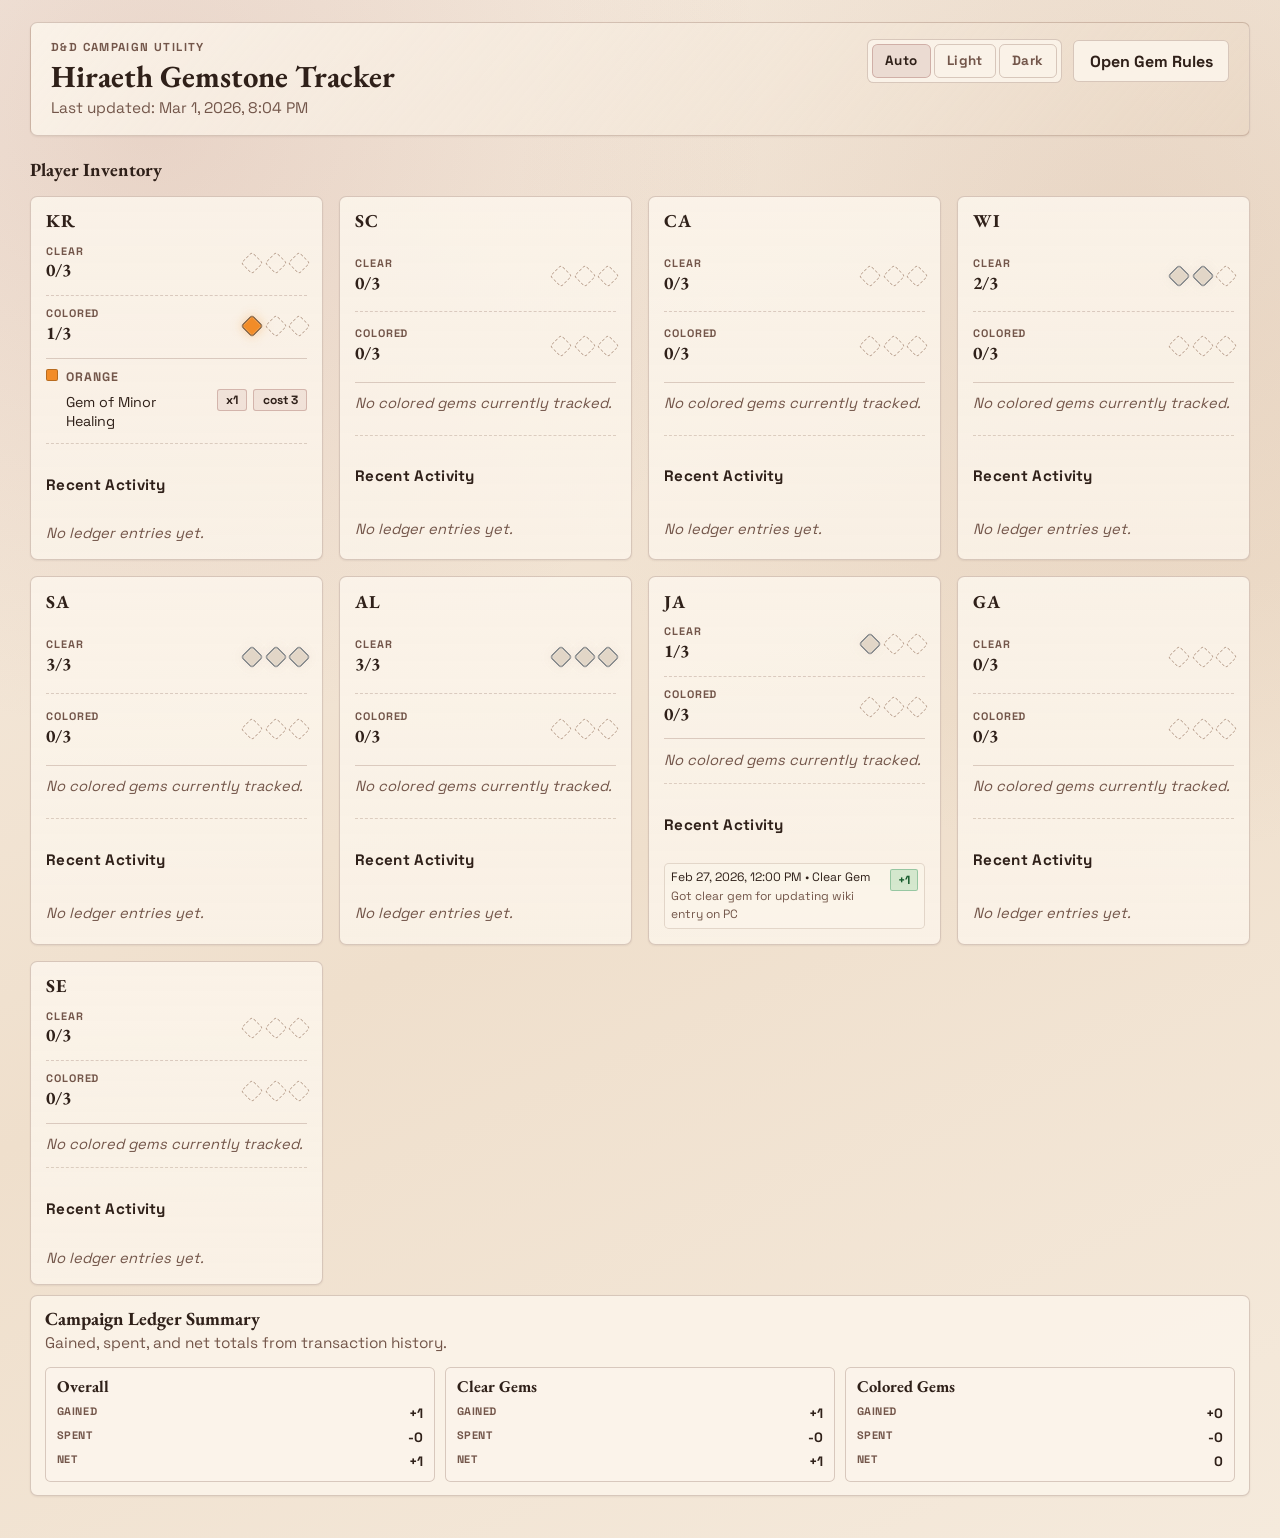
<file: index.html>
<!doctype html>
<html lang="en" data-mode="light">
  <head>
    <meta charset="utf-8">
    <meta name="viewport" content="width=device-width, initial-scale=1">
    <title>Gemstone Tracker</title>
    <link rel="preconnect" href="https://fonts.googleapis.com">
    <link rel="preconnect" href="https://fonts.gstatic.com" crossorigin>
    <link href="https://fonts.googleapis.com/css2?family=EB+Garamond:wght@500;600;700&family=Space+Grotesk:wght@400;500;700&display=swap" rel="stylesheet">
    <link rel="stylesheet" href="./assets/css/base.css">
    <link rel="stylesheet" href="./assets/css/themes.css">
  </head>
  <body data-page="tracker">
    <div class="page-shell tracker-shell">
      <header class="site-header">
        <div>
          <p class="eyebrow">D&D Campaign Utility</p>
          <h1 id="campaign-name">Gemstone Tracker</h1>
          <p class="subhead">
            Last updated:
            <time id="updated-at" datetime="">-</time>
          </p>
        </div>
        <div class="header-actions">
          <div id="color-mode-control" class="mode-toggle" role="group" aria-label="Color mode">
            <button type="button" class="mode-button" data-mode="auto" aria-pressed="true">Auto</button>
            <button type="button" class="mode-button" data-mode="light" aria-pressed="false">Light</button>
            <button type="button" class="mode-button" data-mode="dark" aria-pressed="false">Dark</button>
          </div>
          <a class="btn-link" href="./rules.html">Open Gem Rules</a>
        </div>
      </header>

      <section id="global-error" class="panel panel-error hidden" role="alert" aria-live="assertive">
        <h2>Data Load Error</h2>
        <p id="global-error-message"></p>
      </section>

      <section id="global-issues" class="panel panel-warning hidden" aria-live="polite">
        <h2>Data Warnings</h2>
        <ul id="global-issues-list"></ul>
      </section>

      <main>
        <section>
          <div class="section-header">
            <h2>Player Inventory</h2>
          </div>
          <div id="player-grid" class="player-grid" aria-live="polite"></div>
        </section>
        <section id="history-summary"></section>
      </main>
    </div>

    <script type="module" src="./assets/js/app.js"></script>
  </body>
</html>
</file>
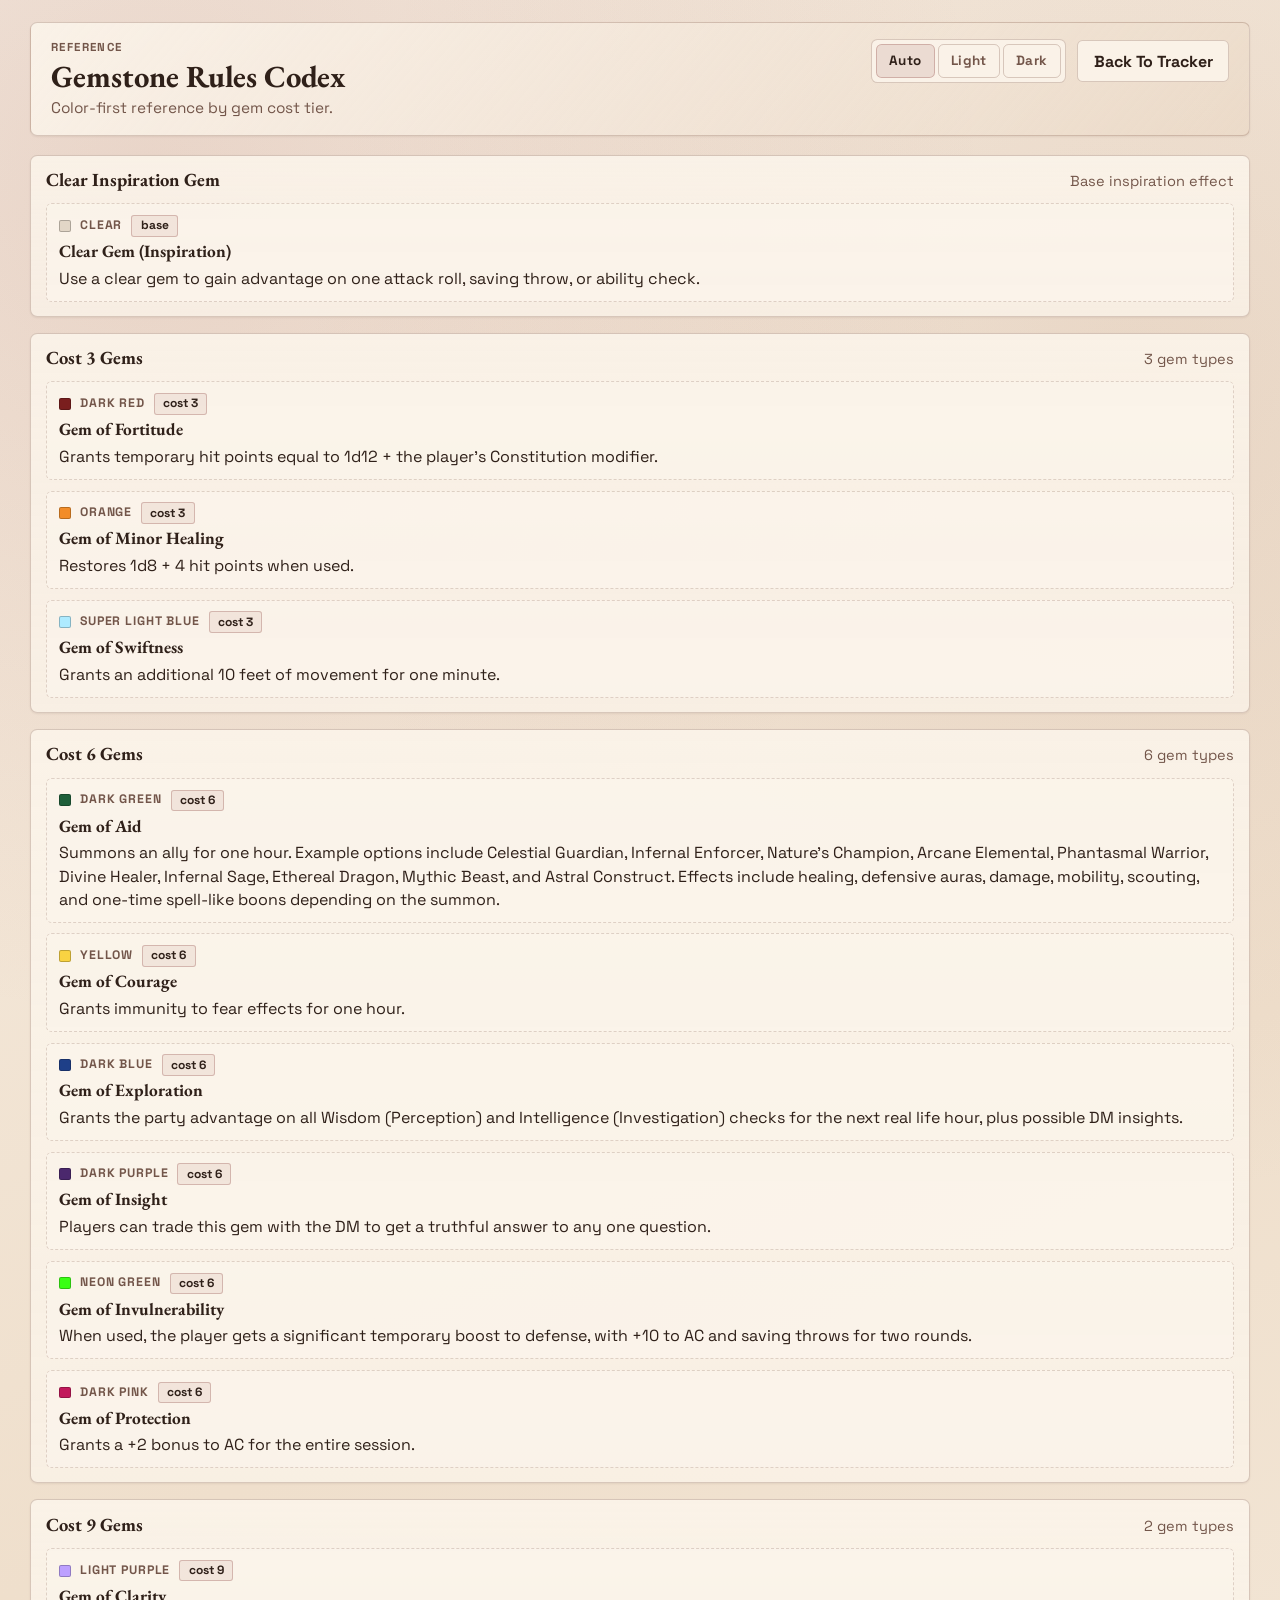
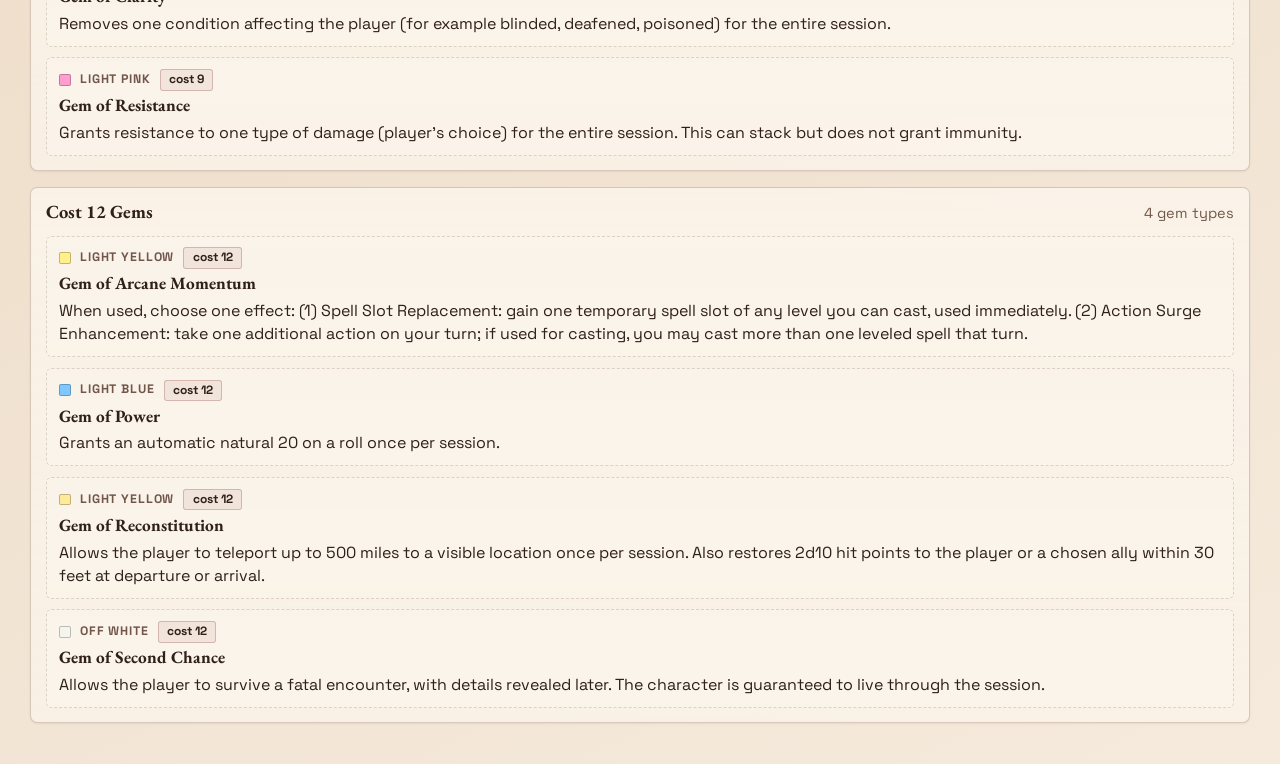
<file: rules.html>
<!doctype html>
<html lang="en" data-mode="light">
  <head>
    <meta charset="utf-8">
    <meta name="viewport" content="width=device-width, initial-scale=1">
    <title>Gemstone Rules</title>
    <link rel="preconnect" href="https://fonts.googleapis.com">
    <link rel="preconnect" href="https://fonts.gstatic.com" crossorigin>
    <link href="https://fonts.googleapis.com/css2?family=EB+Garamond:wght@500;600;700&family=Space+Grotesk:wght@400;500;700&display=swap" rel="stylesheet">
    <link rel="stylesheet" href="./assets/css/base.css">
    <link rel="stylesheet" href="./assets/css/themes.css">
  </head>
  <body data-page="rules">
    <div class="page-shell rules-shell">
      <header class="site-header">
        <div>
          <p class="eyebrow">Reference</p>
          <h1>Gemstone Rules Codex</h1>
          <p class="subhead">Color-first reference by gem cost tier.</p>
        </div>
        <div class="header-actions">
          <div id="color-mode-control" class="mode-toggle" role="group" aria-label="Color mode">
            <button type="button" class="mode-button" data-mode="auto" aria-pressed="true">Auto</button>
            <button type="button" class="mode-button" data-mode="light" aria-pressed="false">Light</button>
            <button type="button" class="mode-button" data-mode="dark" aria-pressed="false">Dark</button>
          </div>
          <a class="btn-link" href="./index.html">Back To Tracker</a>
        </div>
      </header>

      <section id="global-error" class="panel panel-error hidden" role="alert" aria-live="assertive">
        <h2>Data Load Error</h2>
        <p id="global-error-message"></p>
      </section>

      <section id="global-issues" class="panel panel-warning hidden" aria-live="polite">
        <h2>Data Warnings</h2>
        <ul id="global-issues-list"></ul>
      </section>

      <main>
        <section id="rules-groups" class="rules-groups" aria-live="polite"></section>
      </main>
    </div>

    <script type="module" src="./assets/js/app.js"></script>
  </body>
</html>
</file>
<file: assets/css/base.css>
:root {
  --bg-main: #e9f2ff;
  --bg-accent: #dbe8ff;
  --bg-elev: #f7fbff;
  --bg-card: rgba(247, 252, 255, 0.86);
  --text-main: #0e2238;
  --text-muted: #4d6581;
  --border-soft: rgba(24, 66, 108, 0.2);
  --border-strong: rgba(11, 35, 62, 0.35);
  --accent-main: #2385d2;
  --accent-strong: #1462a2;
  --accent-soft: rgba(35, 133, 210, 0.2);
  --warning-bg: #fff2d5;
  --warning-text: #6d4602;
  --error-bg: #ffe3e8;
  --error-text: #7d1d2b;
  --clear-gem: #cfe9ff;
  --clear-gem-border: #7da7cd;
  --badge-bg: rgba(17, 78, 130, 0.1);
  --badge-border: rgba(17, 78, 130, 0.26);
  --tooltip-bg: #10253d;
  --tooltip-text: #eef6ff;
  --tooltip-border: rgba(181, 224, 255, 0.38);
  --shadow-soft: 0 1px 3px rgba(41, 24, 20, 0.06);
  --shadow-card: 0 1px 2px rgba(41, 24, 20, 0.05);
  --header-font: "EB Garamond", serif;
  --body-font: "Space Grotesk", sans-serif;
  --display-font: "EB Garamond", serif;
  --control-flat-bg: color-mix(in srgb, var(--bg-elev) 92%, transparent);
  --control-flat-hover: color-mix(in srgb, var(--accent-soft) 45%, var(--bg-elev));
  --control-flat-active: color-mix(in srgb, var(--accent-soft) 65%, var(--bg-elev));
}

* {
  box-sizing: border-box;
}

html,
body {
  margin: 0;
  padding: 0;
  min-height: 100%;
}

body {
  font-family: var(--body-font);
  color: var(--text-main);
  background: var(--bg-main);
  line-height: 1.45;
}

a {
  color: inherit;
}

.page-shell {
  width: min(1220px, calc(100% - 2.2rem));
  margin: 1.4rem auto 2.6rem;
  display: grid;
  gap: 1.15rem;
}

.site-header {
  display: flex;
  justify-content: space-between;
  align-items: flex-start;
  gap: 1rem 2rem;
  padding: 1rem 1.25rem;
  background: linear-gradient(130deg, color-mix(in srgb, var(--bg-elev) 90%, transparent), color-mix(in srgb, var(--bg-accent) 36%, transparent));
  border: 1px solid var(--border-soft);
  border-radius: 0.45rem;
  box-shadow: var(--shadow-soft);
}

.eyebrow {
  margin: 0;
  text-transform: uppercase;
  letter-spacing: 0.12em;
  font-weight: 700;
  font-size: 0.72rem;
  color: var(--text-muted);
}

h1,
h2,
h3 {
  margin: 0;
  font-family: var(--header-font);
  line-height: 1.12;
}

h1 {
  font-size: clamp(1.5rem, 2.4vw, 2.3rem);
  margin: 0.2rem 0;
}

h2 {
  font-size: clamp(1.1rem, 1.45vw, 1.45rem);
}

.subhead {
  margin: 0;
  color: var(--text-muted);
  font-size: 0.96rem;
}

.header-actions {
  display: flex;
  align-items: center;
  gap: 0.72rem;
  flex-wrap: wrap;
}

.mode-toggle {
  display: inline-flex;
  align-items: center;
  gap: 0.18rem;
  padding: 0.25rem;
  border-radius: 0.4rem;
  border: 1px solid var(--border-soft);
  background: var(--control-flat-bg);
}

.mode-button {
  border: 1px solid var(--border-soft);
  border-radius: 0.35rem;
  padding: 0.38rem 0.78rem;
  color: var(--text-muted);
  background: transparent;
  font: inherit;
  font-size: 0.84rem;
  font-weight: 700;
  letter-spacing: 0.02em;
  cursor: pointer;
  transition: background 150ms ease, color 150ms ease, border-color 150ms ease;
}

.mode-button:hover {
  color: var(--text-main);
  border-color: color-mix(in srgb, var(--accent-main) 34%, transparent);
  background: var(--control-flat-hover);
}

.mode-button[aria-pressed="true"] {
  color: var(--text-main);
  border-color: var(--badge-border);
  background: var(--control-flat-active);
}

.mode-button:focus-visible,
.btn-link:focus-visible,
[data-tooltip]:focus-visible {
  outline: 2px solid color-mix(in srgb, var(--accent-main) 65%, transparent);
  outline-offset: 2px;
}

.btn-link {
  display: inline-flex;
  align-items: center;
  justify-content: center;
  gap: 0.32rem;
  border: 1px solid var(--border-soft);
  border-radius: 0.35rem;
  padding: 0.52rem 0.96rem;
  text-decoration: none;
  font-weight: 700;
  background: var(--control-flat-bg);
  transition: background 150ms ease, border-color 150ms ease, color 150ms ease;
}

.btn-link:hover {
  border-color: color-mix(in srgb, var(--accent-main) 42%, transparent);
  background: var(--control-flat-hover);
}

.section-header {
  margin: 0.34rem 0 0.95rem;
  display: flex;
  justify-content: space-between;
  gap: 0.8rem;
  flex-wrap: wrap;
  align-items: baseline;
}

.section-header p {
  margin: 0;
  color: var(--text-muted);
}

.section-header code {
  font-size: 0.88rem;
}

.panel {
  border-radius: 0.4rem;
  border: 1px solid;
  padding: 0.78rem 0.95rem;
}

.panel h2 {
  font-size: 0.96rem;
  margin-bottom: 0.35rem;
}

.panel ul {
  margin: 0;
  padding-left: 1.18rem;
}

.panel-warning {
  background: var(--warning-bg);
  color: var(--warning-text);
  border-color: color-mix(in srgb, var(--warning-text) 32%, transparent);
}

.panel-error {
  background: var(--error-bg);
  color: var(--error-text);
  border-color: color-mix(in srgb, var(--error-text) 35%, transparent);
}

.hidden {
  display: none;
}

.player-grid {
  display: grid;
  grid-template-columns: repeat(auto-fit, minmax(270px, 1fr));
  gap: 1rem;
}

.player-card {
  position: relative;
  padding: 0.9rem 0.95rem 0.95rem;
  border: 1px solid var(--border-soft);
  border-radius: 0.45rem;
  background: linear-gradient(180deg, color-mix(in srgb, var(--bg-card) 96%, transparent), color-mix(in srgb, var(--bg-elev) 82%, transparent));
  box-shadow: var(--shadow-card);
  display: grid;
  gap: 0.74rem;
  overflow: visible;
}

.player-card h3 {
  font-size: 1.14rem;
  letter-spacing: 0.02em;
  text-transform: uppercase;
}

.player-row {
  display: flex;
  align-items: center;
  justify-content: space-between;
  gap: 0.8rem;
}

.player-row + .player-row {
  border-top: 1px dashed color-mix(in srgb, var(--border-soft) 90%, transparent);
  padding-top: 0.62rem;
}

.label-block {
  min-width: 74px;
}

.label-title {
  display: block;
  text-transform: uppercase;
  letter-spacing: 0.08em;
  font-size: 0.68rem;
  font-weight: 700;
  color: var(--text-muted);
}

.label-value {
  display: block;
  font-family: var(--display-font);
  font-size: 1.12rem;
  font-weight: 700;
  margin-top: -0.12rem;
}

.diamond-track {
  display: inline-flex;
  gap: 0.45rem;
  align-items: center;
  flex-wrap: wrap;
}

.diamond {
  --size: 16px;
  width: var(--size);
  height: var(--size);
  display: inline-block;
  border-radius: 3px;
  transform: rotate(45deg);
  background: var(--gem-color, #d0d0d0);
  border: 1px solid color-mix(in srgb, var(--gem-color, #d0d0d0) 34%, #0f2339);
  box-shadow: 0 0 0 1px rgba(255, 255, 255, 0.16) inset;
}

.diamond.filled {
  filter: drop-shadow(0 0 6px color-mix(in srgb, var(--gem-color, #fff) 38%, transparent));
}

.diamond.empty {
  background: transparent;
  border-style: dashed;
  border-color: var(--clear-gem-border);
  opacity: 0.7;
}

.overflow-badge,
.count-badge,
.warning-badge {
  display: inline-flex;
  align-items: center;
  justify-content: center;
  border-radius: 0.18rem;
  padding: 0.14rem 0.52rem;
  font-size: 0.75rem;
  line-height: 1.26;
  font-weight: 700;
}

.badge-rail {
  display: flex;
  gap: 0.36rem;
  flex-wrap: wrap;
  justify-content: flex-end;
  flex-shrink: 0;
}

.count-badge {
  border: 1px solid var(--badge-border);
  background: color-mix(in srgb, var(--badge-bg) 84%, var(--bg-elev));
  color: var(--text-main);
}

.overflow-badge {
  border: 1px solid color-mix(in srgb, var(--accent-main) 34%, transparent);
  background: color-mix(in srgb, var(--accent-main) 18%, transparent);
}

.warning-badge {
  background: var(--warning-bg);
  color: var(--warning-text);
  border: 1px solid color-mix(in srgb, var(--warning-text) 35%, transparent);
}

.gem-list {
  border-top: 1px solid color-mix(in srgb, var(--border-soft) 90%, transparent);
  padding-top: 0.65rem;
  display: grid;
  gap: 0.5rem;
}

.gem-list-item {
  display: flex;
  align-items: center;
  justify-content: space-between;
  gap: 0.75rem;
  min-width: 0;
}

.gem-list-info {
  min-width: 0;
  display: flex;
  align-items: flex-start;
  gap: 0.53rem;
  flex: 1 1 auto;
}

.gem-swatch {
  width: 0.74rem;
  height: 0.74rem;
  border-radius: 2px;
  border: 1px solid rgba(0, 0, 0, 0.24);
  flex: 0 0 auto;
}

.gem-label {
  display: inline-flex;
  align-items: center;
  flex-wrap: wrap;
  gap: 0.42rem;
  font-size: 0.89rem;
  white-space: normal;
  overflow-wrap: anywhere;
  line-height: 1.35;
  min-width: 0;
}

.gem-color-name {
  color: var(--text-muted);
  font-size: 0.77rem;
  text-transform: uppercase;
  letter-spacing: 0.07em;
  font-weight: 700;
}

.empty-gems {
  margin: 0;
  color: var(--text-muted);
  font-style: italic;
  font-size: 0.92rem;
}

[data-tooltip] {
  cursor: help;
}

.floating-tooltip {
  position: fixed;
  left: 0;
  top: 0;
  z-index: 1200;
  max-width: min(310px, calc(100vw - 20px));
  pointer-events: none;
  opacity: 0;
  visibility: hidden;
  transform: translateY(4px);
  transition: opacity 150ms ease, transform 150ms ease, visibility 150ms ease;
}

.floating-tooltip.is-visible {
  opacity: 1;
  visibility: visible;
  transform: translateY(0);
}

.floating-tooltip__body {
  padding: 0.56rem 0.66rem;
  border-radius: 0.25rem;
  background: var(--tooltip-bg);
  color: var(--tooltip-text);
  border: 1px solid var(--tooltip-border);
  box-shadow: 0 10px 24px rgba(0, 0, 0, 0.24);
  font-size: 0.79rem;
  line-height: 1.42;
  white-space: normal;
  overflow-wrap: anywhere;
  text-align: left;
}

.floating-tooltip__arrow {
  position: absolute;
  left: 50%;
  width: 10px;
  height: 10px;
  transform: translateX(-50%) rotate(45deg);
  background: var(--tooltip-bg);
  border-right: 1px solid var(--tooltip-border);
  border-bottom: 1px solid var(--tooltip-border);
}

.floating-tooltip.is-top .floating-tooltip__arrow {
  bottom: -6px;
}

.floating-tooltip.is-bottom .floating-tooltip__arrow {
  top: -6px;
  transform: translateX(-50%) rotate(225deg);
}

.rules-groups {
  display: grid;
  gap: 1rem;
}

.tier-section {
  border: 1px solid var(--border-soft);
  border-radius: 0.45rem;
  padding: 0.88rem 0.96rem;
  background: linear-gradient(180deg, color-mix(in srgb, var(--bg-card) 95%, transparent), color-mix(in srgb, var(--bg-elev) 76%, transparent));
  box-shadow: var(--shadow-soft);
  display: grid;
  gap: 0.72rem;
}

.tier-heading {
  display: flex;
  justify-content: space-between;
  align-items: baseline;
  gap: 0.74rem;
  flex-wrap: wrap;
}

.tier-sub {
  margin: 0;
  color: var(--text-muted);
  font-size: 0.91rem;
}

.rules-list {
  display: grid;
  gap: 0.67rem;
}

.rule-card {
  border: 1px dashed color-mix(in srgb, var(--border-soft) 82%, transparent);
  border-radius: 0.35rem;
  padding: 0.67rem 0.74rem;
  display: grid;
  gap: 0.34rem;
  background: color-mix(in srgb, var(--bg-elev) 86%, transparent);
}

.rule-meta {
  display: flex;
  align-items: center;
  gap: 0.56rem;
  flex-wrap: wrap;
}

.rule-name {
  font-family: var(--header-font);
  font-size: 1.08rem;
}

.rule-text {
  margin: 0;
  color: var(--text-main);
  white-space: pre-wrap;
}

code {
  background: color-mix(in srgb, var(--accent-soft) 66%, transparent);
  border: 1px solid color-mix(in srgb, var(--accent-main) 28%, transparent);
  border-radius: 0.35rem;
  padding: 0.08rem 0.38rem;
}

@media (max-width: 760px) {
  .page-shell {
    width: min(1220px, calc(100% - 1rem));
    margin-top: 0.92rem;
  }

  .site-header {
    flex-direction: column;
    align-items: stretch;
    gap: 0.8rem;
  }

  .header-actions {
    justify-content: flex-start;
  }

  .player-grid {
    grid-template-columns: 1fr;
  }

  .gem-list-item {
    align-items: flex-start;
    gap: 0.55rem;
  }
}

.history-summary-panel {
  border: 1px solid var(--border-soft);
  border-radius: 0.45rem;
  padding: 0.8rem 0.9rem;
  background: color-mix(in srgb, var(--bg-elev) 88%, transparent);
  box-shadow: var(--shadow-soft);
  display: grid;
  gap: 0.75rem;
}

#history-summary {
  margin-top: 0.65rem;
}

.history-summary-heading {
  display: grid;
  gap: 0.15rem;
}

.history-summary-grid {
  display: grid;
  grid-template-columns: repeat(auto-fit, minmax(170px, 1fr));
  gap: 0.65rem;
}

.summary-card {
  border: 1px solid var(--border-soft);
  border-radius: 0.35rem;
  padding: 0.6rem 0.65rem;
  background: color-mix(in srgb, var(--bg-card) 90%, transparent);
  display: grid;
  gap: 0.5rem;
}

.summary-card h3 {
  font-size: 1.03rem;
}

.summary-card-values {
  display: grid;
  gap: 0.28rem;
}

.summary-stat {
  display: flex;
  justify-content: space-between;
  gap: 0.5rem;
  font-size: 0.85rem;
}

.summary-stat-label {
  color: var(--text-muted);
  text-transform: uppercase;
  letter-spacing: 0.05em;
  font-weight: 700;
  font-size: 0.68rem;
}

.summary-stat-value {
  font-weight: 700;
}

.history-by-gem {
  border-top: 1px dashed color-mix(in srgb, var(--border-soft) 90%, transparent);
  padding-top: 0.6rem;
  display: grid;
  gap: 0.45rem;
}

.history-by-gem h3 {
  font-size: 1rem;
}

.history-by-gem-list {
  display: grid;
  gap: 0.32rem;
}

.history-by-gem-item {
  display: flex;
  justify-content: space-between;
  gap: 0.65rem;
  font-size: 0.84rem;
}

.history-by-gem-name {
  min-width: 0;
  overflow-wrap: anywhere;
}

.history-by-gem-stats {
  color: var(--text-muted);
  font-weight: 600;
  flex-shrink: 0;
}

.activity-section {
  border-top: 1px dashed color-mix(in srgb, var(--border-soft) 86%, transparent);
  padding-top: 0.6rem;
  display: grid;
  gap: 0.45rem;
}

.activity-title {
  font-size: 0.95rem;
  letter-spacing: 0.02em;
}

.activity-list {
  display: grid;
  gap: 0.36rem;
}

.activity-item {
  display: flex;
  align-items: flex-start;
  justify-content: space-between;
  gap: 0.55rem;
  padding: 0.28rem 0.35rem;
  border: 1px solid color-mix(in srgb, var(--border-soft) 70%, transparent);
  border-radius: 0.3rem;
  background: color-mix(in srgb, var(--bg-elev) 82%, transparent);
}

.activity-main {
  min-width: 0;
  display: grid;
  gap: 0.14rem;
}

.activity-primary {
  font-size: 0.76rem;
  color: var(--text-main);
  overflow-wrap: anywhere;
}

.activity-note {
  font-size: 0.75rem;
  color: var(--text-muted);
  overflow-wrap: anywhere;
}

.delta-chip {
  border-radius: 0.14rem;
  padding: 0.1rem 0.46rem;
  font-size: 0.74rem;
  font-weight: 700;
  border: 1px solid transparent;
  flex-shrink: 0;
}

.delta-chip.is-gain {
  color: #175b2b;
  background: rgba(60, 180, 100, 0.2);
  border-color: rgba(60, 150, 95, 0.4);
}

.delta-chip.is-spend {
  color: #7a1f26;
  background: rgba(200, 70, 90, 0.17);
  border-color: rgba(168, 51, 70, 0.36);
}

html[data-mode="dark"] .delta-chip.is-gain {
  color: #d4f7d6;
  background: rgba(84, 178, 102, 0.24);
  border-color: rgba(133, 214, 148, 0.36);
}

html[data-mode="dark"] .delta-chip.is-spend {
  color: #ffe1d5;
  background: rgba(182, 72, 89, 0.26);
  border-color: rgba(235, 140, 151, 0.34);
}
</file>
<file: assets/css/themes.css>
@keyframes fadeSlideIn {
  from {
    opacity: 0;
    transform: translateY(10px);
  }

  to {
    opacity: 1;
    transform: translateY(0);
  }
}

.player-card,
.tier-section {
  animation: fadeSlideIn 340ms ease both;
}

.player-card:nth-child(2n) {
  animation-delay: 30ms;
}

.player-card:nth-child(3n) {
  animation-delay: 60ms;
}

.player-card:nth-child(4n) {
  animation-delay: 90ms;
}

html[data-mode="light"] {
  --bg-main: #f4eadc;
  --bg-accent: #ead7c2;
  --bg-elev: #fbf4ea;
  --bg-card: rgba(251, 244, 234, 0.94);
  --text-main: #2f2019;
  --text-muted: #73564a;
  --border-soft: rgba(112, 69, 53, 0.25);
  --border-strong: rgba(86, 45, 36, 0.38);
  --accent-main: #8a3f3a;
  --accent-strong: #6d2f2c;
  --accent-soft: rgba(138, 63, 58, 0.2);
  --warning-bg: #f6e8cd;
  --warning-text: #6a4600;
  --error-bg: #f4d9d4;
  --error-text: #7a2620;
  --clear-gem: #e2d6c7;
  --clear-gem-border: #a48672;
  --badge-bg: rgba(138, 63, 58, 0.1);
  --badge-border: rgba(138, 63, 58, 0.28);
  --tooltip-bg: #3b2320;
  --tooltip-text: #f8eee4;
  --tooltip-border: rgba(236, 193, 177, 0.38);
  --shadow-soft: 0 1px 2px rgba(58, 34, 27, 0.08);
  --shadow-card: 0 1px 2px rgba(58, 34, 27, 0.07);
}

html[data-mode="light"] body {
  background:
    radial-gradient(circle at 12% 8%, rgba(162, 88, 75, 0.16), transparent 34%),
    radial-gradient(circle at 88% 16%, rgba(187, 145, 122, 0.18), transparent 36%),
    linear-gradient(155deg, #f7eee3, #efdfcc 54%, #f5eadc);
}

html[data-mode="dark"] {
  --bg-main: #1a1224;
  --bg-accent: #2a1b3a;
  --bg-elev: #241732;
  --bg-card: rgba(41, 26, 56, 0.9);
  --text-main: #f3ead3;
  --text-muted: #c9b98d;
  --border-soft: rgba(206, 171, 89, 0.3);
  --border-strong: rgba(224, 189, 104, 0.45);
  --accent-main: #d4ac55;
  --accent-strong: #efc977;
  --accent-soft: rgba(212, 172, 85, 0.22);
  --warning-bg: #524118;
  --warning-text: #ffe6aa;
  --error-bg: #5b2532;
  --error-text: #ffd8e2;
  --clear-gem: #9f8ab8;
  --clear-gem-border: #ccb56e;
  --badge-bg: rgba(212, 172, 85, 0.18);
  --badge-border: rgba(224, 189, 104, 0.4);
  --tooltip-bg: #f2e2b9;
  --tooltip-text: #2b1c12;
  --tooltip-border: rgba(186, 143, 54, 0.56);
  --shadow-soft: 0 1px 3px rgba(0, 0, 0, 0.2);
  --shadow-card: 0 1px 3px rgba(0, 0, 0, 0.18);
  --control-flat-bg: color-mix(in srgb, var(--bg-elev) 88%, transparent);
  --control-flat-hover: color-mix(in srgb, var(--accent-soft) 55%, var(--bg-elev));
  --control-flat-active: color-mix(in srgb, var(--accent-soft) 78%, var(--bg-elev));
}

html[data-mode="dark"] body {
  background:
    radial-gradient(circle at 16% 9%, rgba(109, 77, 150, 0.3), transparent 36%),
    radial-gradient(circle at 82% 14%, rgba(217, 172, 79, 0.14), transparent 34%),
    linear-gradient(160deg, #1d1328, #170f21 54%, #241537);
}

html[data-mode="dark"] .site-header {
  box-shadow: var(--shadow-soft);
}

html[data-mode="dark"] .btn-link {
  border-color: color-mix(in srgb, var(--border-soft) 95%, transparent);
}

html[data-mode="dark"] .diamond {
  border-color: color-mix(in srgb, var(--gem-color, #d0d0d0) 40%, #d8b86c);
  box-shadow: 0 0 0 1px rgba(250, 232, 190, 0.14) inset;
}

html[data-mode="dark"] .diamond.empty {
  opacity: 0.9;
}
</file>
